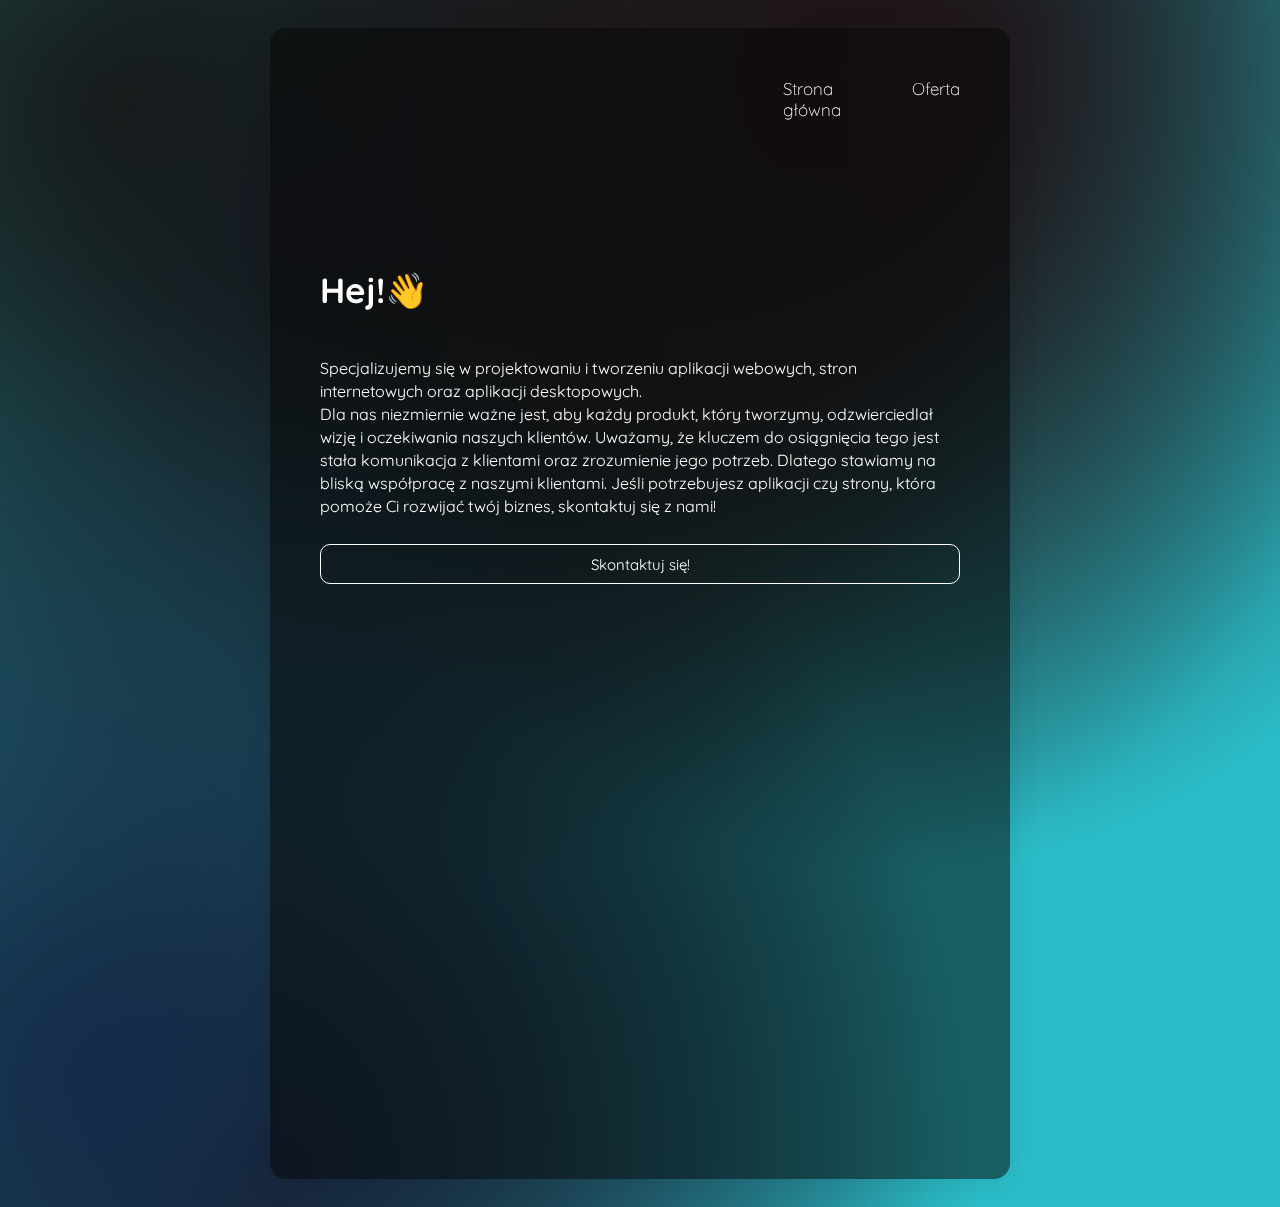
<file: index.html>
<!DOCTYPE html>
<html lang="pl">

<head>
    <meta charset="UTF-8">
    <meta name="viewport" content="width=device-width, initial-scale=1.0">
    <title>Stroyec | IT home</title>
    <link href="css/index.css" rel="stylesheet">
    <link rel="icon" href="images/favicon.png" type="image/x-icon">
</head>

<body>
    <div class="container">
        <div class="glass-container">
            <nav class="navbar">
                <div class="logo">
                    <a href="index.html">Stroyec - we make IT happen</a>
                </div>
                <ul class="nav-links">
                    <li class="nav-link"><a href="./index.html">Strona główna</a></li>
                    <li class="nav-link"><a href="offer.html">Oferta</a></li>
                </ul>
            </nav>
            <div class="content">
                <div class="main">
                    <h2>Hej!👋</h2>
                    <p>Specjalizujemy się w projektowaniu i tworzeniu aplikacji webowych, stron internetowych oraz aplikacji desktopowych.
                        <br>
                        Dla nas niezmiernie ważne jest, aby każdy produkt, który tworzymy, odzwierciedlał wizję i oczekiwania naszych klientów. Uważamy, że kluczem do osiągnięcia tego jest stała komunikacja z klientami oraz zrozumienie jego potrzeb. Dlatego stawiamy na bliską współpracę z naszymi klientami. Jeśli potrzebujesz aplikacji czy strony, która pomoże Ci rozwijać twój biznes, skontaktuj się z nami!
                    </p>
                    <a href="contact.html">
                    <button>Skontaktuj się!</button>
                    </a>
                </div>
                <div class="image-wrapper">
                    <img src="images/index/make-it-happen.png">
                </div>
            </div>
        </div>
    </div>
</body>

</html>
</file>
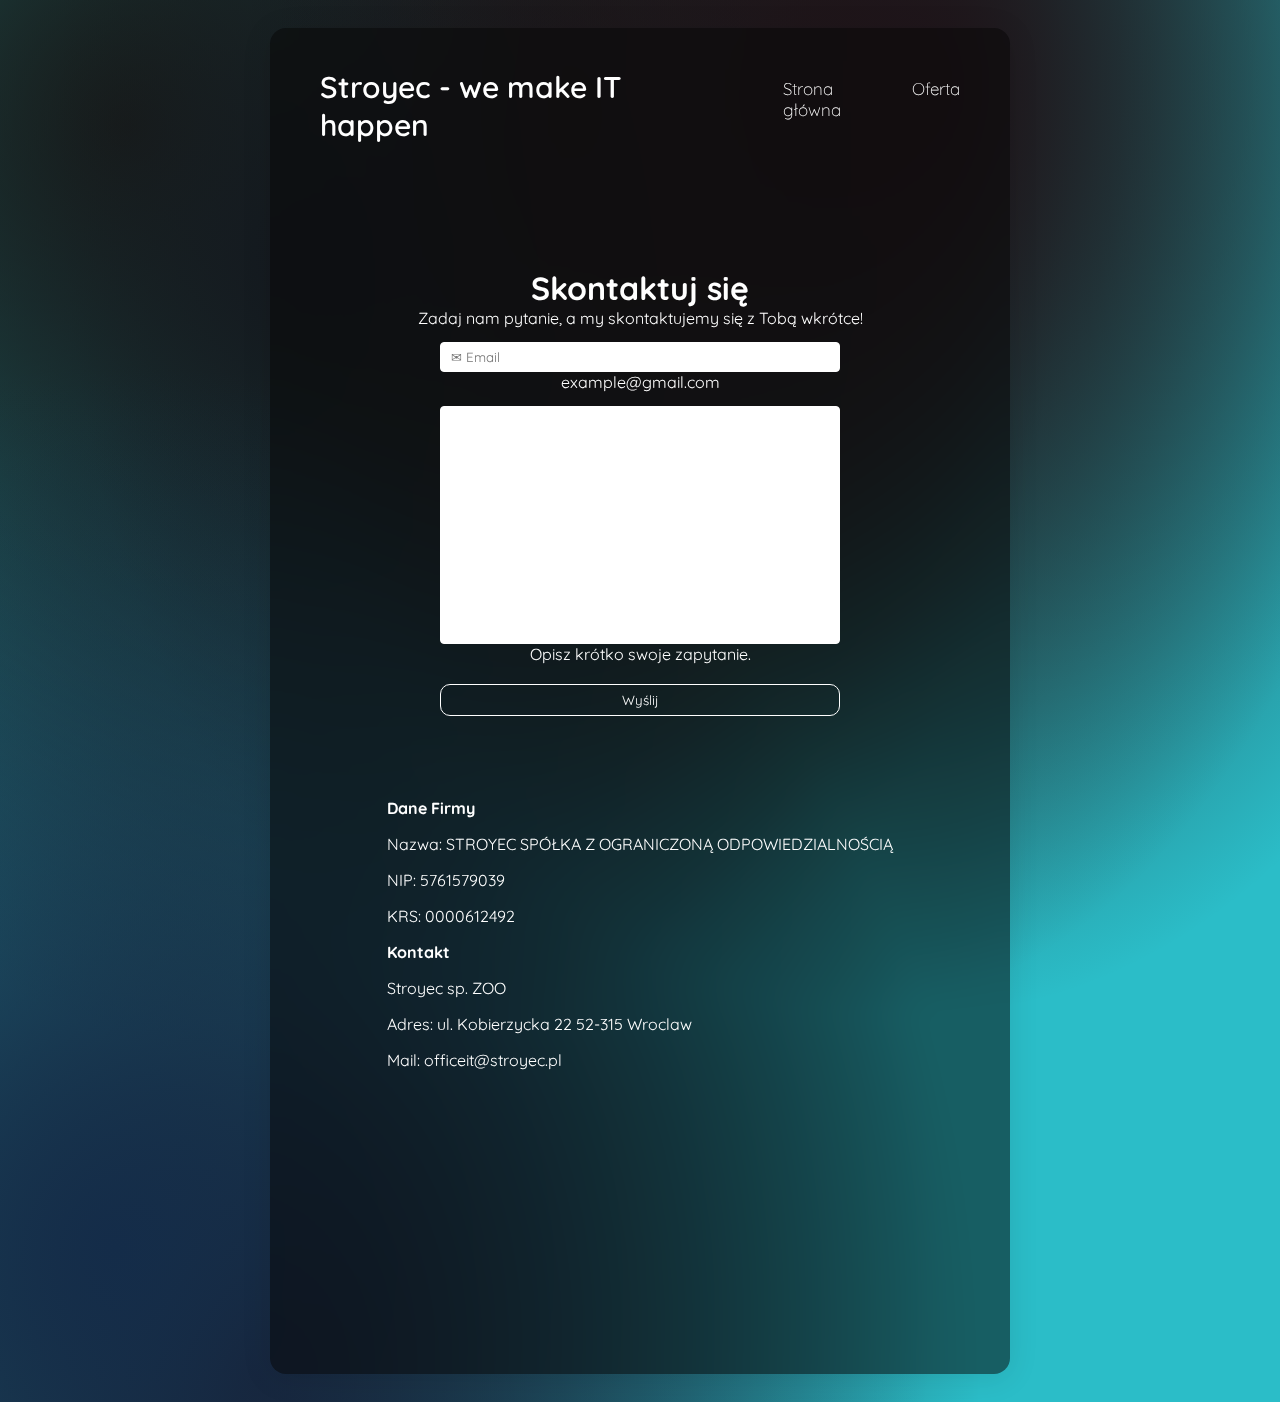
<file: contact.html>
<!DOCTYPE html>
<html lang="pl">

<head>
    <meta charset="UTF-8">
    <meta name="viewport" content="width=device-width, initial-scale=1.0">
    <title>Stroyec | IT contact</title>
    <link href="css/contact.css" rel="stylesheet">
    <link rel="icon" href="images/favicon.png" type="image/x-icon">
</head>

<body>
    <div class="container">
        <div class="glass-container">
            <nav class="navbar clearfix">
                <div class="logo">
                    <a href="index.html">Stroyec - we make IT happen</a>
                </div>
                <ul class="nav-links">
                    <li class="nav-link"><a href="index.html">Strona główna</a></li>
                    <li class="nav-link"><a href="offer.html">Oferta</a></li>
                </ul>
            </nav>
            <div class="content">
                <div class="main">
                    <div id="mainContent">
                        <h1>Skontaktuj się</h1>
                        <div class="subHeader">Zadaj nam pytanie, a my skontaktujemy się z Tobą wkrótce!</div>
                        <form action="sendmail.php" method="post" id="contactForm">
                            <div class="form-sub-label-container">
                                <input spellcheck="false" id="input_1" name="email" placeholder="✉ Email" required>
                                <label for="input_1" class="form-sub-label">example@gmail.com</label>
                            </div>
                            <div class="form-container">
                                <textarea spellcheck="false" class="form-textarea" id="input_2" name="message"
                                    required></textarea>
                                <label for="input_2" class="form-container-label">Opisz krótko swoje zapytanie.</label>
                            </div>
                            <button class="form-button" type="submit">Wyślij</button>
                        </form>
                    </div>
                    <div class="succes">
                        Success!👍
                    </div>
                </div>
                <script>
                    document.getElementById('contactForm').addEventListener('submit', function (event) {
                        event.preventDefault();

                        var formData = new FormData(this);

                        fetch('sendmail.php', {
                            method: 'POST',
                            body: formData
                        })
                            .then(response => {
                                if (response.ok) {
                                    return response.text();
                                }
                                throw new Error('Network response was not ok.');
                            })
                            .then(data => {
                                console.log(data);  // tutaj możesz wyświetlić odpowiedź z serwera, jeśli potrzebujesz
                                hideMainContent();
                            })
                            .catch(error => {
                                console.error('Error:', error);
                            });
                    });

                    function hideMainContent() {
                        console.log("Form was submitted!");
                        var mainDivContent = document.getElementById('mainContent');
                        var successImage = document.querySelector('.succes');

                        if (mainDivContent && successImage) {
                            mainDivContent.style.opacity = '0';
                            setTimeout(() => {
                                mainDivContent.style.display = 'none';
                                successImage.style.display = 'block';
                                setTimeout(() => {
                                    successImage.style.opacity = '1';
                                }, 50);
                            }, 300);
                        }
                    }

                </script>
                <div class="test">
                    <p class="topic">Dane Firmy</p>
                    <p>Nazwa: STROYEC SPÓŁKA Z OGRANICZONĄ ODPOWIEDZIALNOŚCIĄ</p>
                    <p>NIP: 5761579039</p>
                    <p>KRS: 0000612492</p>

                    <p class="topic">Kontakt</p>
                    <p>Stroyec sp. ZOO</p>
                    <p>Adres: ul. Kobierzycka 22 52-315 Wroclaw </p>
                    <p>Mail: officeit@stroyec.pl</p>
                    <aside>
                        <iframe class="custom-iframe"
                            src="https://www.google.com/maps/embed?pb=!1m18!1m12!1m3!1d2507.86193132118!2d16.984865376987266!3d51.055637143605004!2m3!1f0!2f0!3f0!3m2!1i1024!2i768!4f13.1!3m3!1m2!1s0x470fc3c197b4d589%3A0xe472bcb81cef812d!2sKobierzycka%2022%2C%2052-315%20Wroc%C5%82aw!5e0!3m2!1spl!2spl!4v1697702316245!5m2!1spl!2spl">
                    </aside>
                </div>
            </div>
        </div>
    </div>
</body>

</html>
</file>
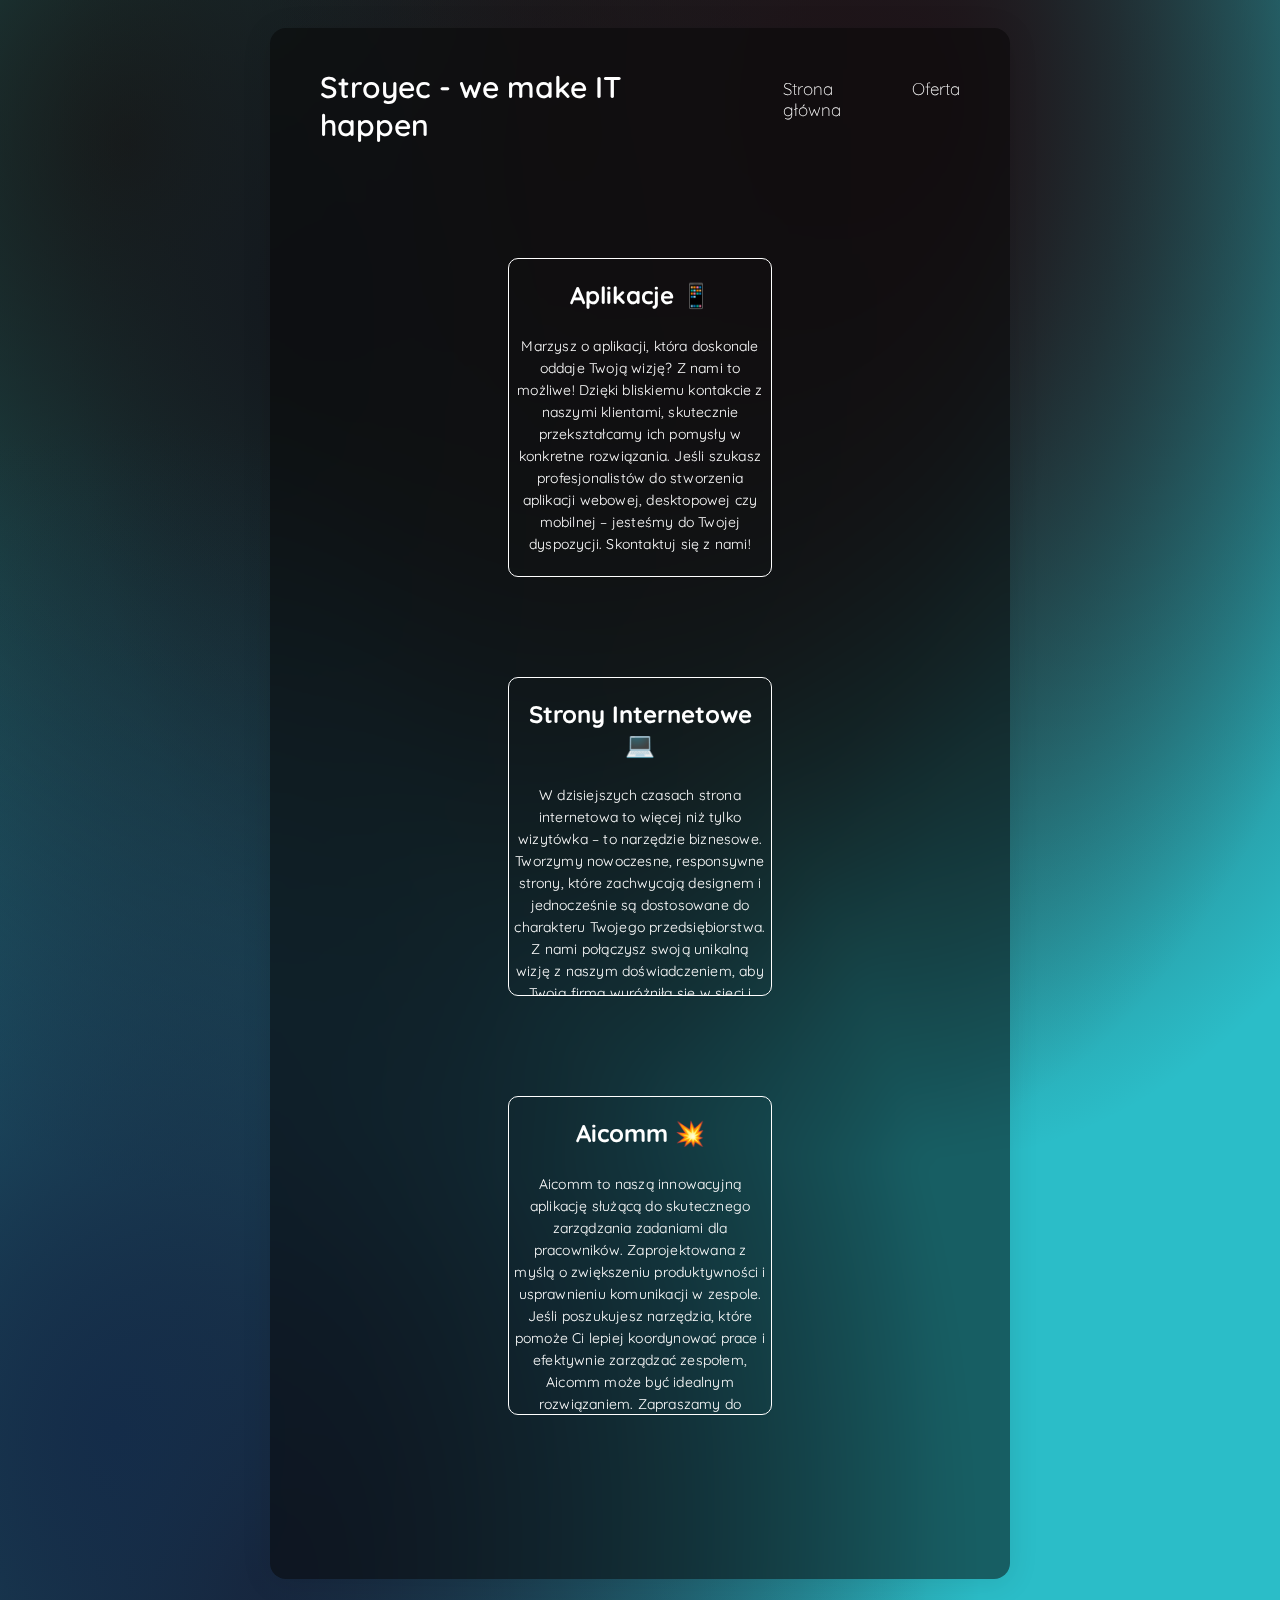
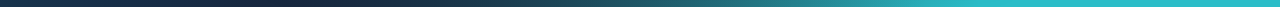
<file: offer.html>
<!DOCTYPE html>
<html lang="pl">

<head>
    <meta charset="UTF-8">
    <meta name="viewport" content="width=device-width, initial-scale=1.0">
    <title>Stroyec | IT offer</title>
    <link href="css/offer.css" rel="stylesheet">
    <link rel="icon" href="images/favicon.png" type="image/x-icon">
</head>

<body>
    <div class="container">
        <div class="glass-container">
            <nav class="navbar">
                <div class="logo">
                    <a href="index.html">Stroyec - we make IT happen</a>
                </div>
                <ul class="nav-links">
                    <li class="nav-link"><a href="index.html">Strona główna</a></li>
                    <li class="nav-link"><a href="offer.html">Oferta</a></li>
                </ul>
            </nav>
            <div class="content">
                <div class="content-offers">
                    <h2>Aplikacje 📱</h2>
                    <p>Marzysz o aplikacji, która doskonale oddaje Twoją wizję? Z nami to możliwe! Dzięki bliskiemu
                        kontakcie z naszymi klientami, skutecznie przekształcamy ich pomysły w konkretne rozwiązania.
                        Jeśli szukasz profesjonalistów do stworzenia aplikacji webowej, desktopowej czy mobilnej –
                        jesteśmy do Twojej dyspozycji. Skontaktuj się z nami!</p>
                </div>
                <div class="content-offers">
                    <h2 id="website">Strony Internetowe</h2>
                    <h2 id="websiteIcon">
                        💻
                    </h2>
                    <p>W dzisiejszych czasach strona internetowa to więcej niż tylko wizytówka – to narzędzie biznesowe.
                        Tworzymy nowoczesne, responsywne strony, które zachwycają designem i jednocześnie są dostosowane
                        do charakteru Twojego przedsiębiorstwa. Z nami połączysz swoją unikalną wizję z naszym
                        doświadczeniem, aby Twoja firma wyróżniła się w sieci i zdobywała nowych klientów. Daj się
                        zauważyć z nami!</p>
                </div>
                <div class="content-offers">
                    <h2>Aicomm 💥</h2>
                    <p>Aicomm to naszą innowacyjną aplikację służącą do skutecznego zarządzania zadaniami dla
                        pracowników. Zaprojektowana z myślą o zwiększeniu produktywności i usprawnieniu komunikacji w
                        zespole. Jeśli poszukujesz narzędzia, które pomoże Ci lepiej koordynować prace i efektywnie
                        zarządzać zespołem, Aicomm może być idealnym rozwiązaniem. Zapraszamy do kontaktu z nami, aby
                        dowiedzieć się więcej i przekonać się o korzyściach płynących z wdrożenia naszej aplikacji w
                        Twojej organizacji.</p>
                </div>
            </div>
        </div>
    </div>
</body>

</html>
</file>
<file: css/index.css>
@import url('https://fonts.googleapis.com/css2?family=Quicksand:wght@300;400;500;600;700&display=swap');

* {
	font-family: 'Quicksand', sans-serif;
}

a {
	text-decoration: none;
	color: #fff;
}

body {
	color: #fff;
	background-color: #2bbdc8;
	background-image: radial-gradient(at 9% 89%, rgb(20, 44, 73) 0px, transparent 50%),
		radial-gradient(at 72% 6%, hsla(331, 20%, 10%, 1) 0px, transparent 50%),
		radial-gradient(at 24% 19%, rgb(20, 25, 31) 0px, transparent 50%),
		radial-gradient(at 65% 6%, hsla(6, 20%, 10%, 1) 0px, transparent 50%),
		radial-gradient(at 20% 98%, hsla(316, 20%, 10%, 1) 0px, transparent 50%),
		radial-gradient(at 44% 9%, hsla(40, 20%, 10%, 1) 0px, transparent 50%),
		radial-gradient(at 10% 9%, hsla(76, 20%, 10%, 1) 0px, transparent 50%);
	min-height: 100vh;
}

.container {
	display: flex;
	justify-content: center;
	align-items: center;
	height: 93vh;
}

.glass-container {
	display: flex;
	flex-direction: column;
	width: 50vw;
	height: 63vh;
	background: rgba(5, 6, 6, 0.517);
	padding: 50px;
	border-radius: 16px;
	box-shadow: 0 4px 30px rgba(0, 0, 0, 0.1);
	backdrop-filter: blur(11.6px);
	-webkit-backdrop-filter: blur(11.6px);
	animation: slideDown 0.5s ease-out forwards;
}

.logo {
	display: inline-block;
	font-size: 30px;
	font-weight: 600;
	margin-top: -10px;
	transform: translateX(-100%);
	animation: slideFromLeft 1.2s 0.4s forwards;
	opacity: 0;
}

ul.nav-links {
	margin: 0;
	float: right;
	display: flex;
	list-style: none;
}

li.nav-link a {
	display: inline-block;
	text-decoration: none;
	color: white;
	transition: color 0.3s ease, transform 0.3s ease;
}

li.nav-link a:hover {
	text-decoration: none;
	color: #629cff;
	transform: scale(1.1);
	transition: color 0.3s ease;
}

li.nav-link {
	display: inline-block;
	margin-left: 30px;
	font-size: 17px;
	font-weight: 300;
}

.content {
	margin-top: 85px;
	display: flex;
	align-items: start;
	width: 100%;
	height: 100vh;
}

.main {
	margin-top: 10px;
	display: inline-block;
	padding-right: 50px;
	padding-left: 20px;
	padding-top: 20px;
	padding-bottom: 20px;
	height: 38.4vh;
}

.main h2 {
	font-size: 35px;
}

.main p {
	font-size: 16px;
	line-height: 23px;
}

button {
	margin-top: 10px;
	width: 100%;
	height: 40px;
	font-size: 15px;
	color: #fff;
	background-color: transparent;
	border: 1px solid #fff;
	border-radius: 10px;
	cursor: pointer;
	transition: all 0.3s ease;
}

button:hover {
	border-color: #2668db;
	background-color: #2668db;
}

.image-wrapper {
	display: flex;
	position: relative;
	transform: translateX(100%);
	animation: slideFromRight 1s 0.9s forwards;
	opacity: 0;
}

.image-wrapper img {
	max-width: 400px;
}


@media screen and (max-width: 1635px) {
	.container {
		height: auto;
	}

	.glass-container {
		height: auto;
		margin-top: 20px;
		margin-bottom: 20px;
	}

	.navbar {
		display: flex;
		justify-content: space-between;
		align-items: start;
	}

	.content {
		flex-direction: column;
		align-items: center;
	}

	.main {
		display: flex;
		flex-direction: column;
		padding: 20px;
		height: auto;
		padding: 0;
		margin-bottom: 15vh;
	}

	.image-wrapper {
		display: flex;
		justify-content: space-between;
		align-items: center;
	}
	.image-wrapper img {
		max-width: 300px;
	}
}

@media screen and (max-width: 906px) {
	.image-wrapper img {
		max-width: 200px;
	}
}


@media screen and (max-width: 720px) {
	.logo {
		font-size: 20px;
	}

	
	.glass-container {
		width: 65vh;
	}

	.main h2 {
		font-size: 25px;
	}

	.main p {
		font-size: 13px;
	}

	.image-wrapper img {
		max-width: 250px;
	}

}

@media screen and (max-width: 609px) {
	.logo {
		font-size: 15px;
	}

}

@media screen and (max-width: 468px) {

	.main {
		margin-bottom: 10vh;
	}

	.image-wrapper img {
		max-width: 150px;
	}
}

@media screen and (max-width: 374px) {

	.main {
		margin-bottom: 2vh;
	}
}

@keyframes slideDown {
	0% {
		transform: translateY(-100%);
		opacity: 0;
	}
	100% {
		transform: translateY(0);
		opacity: 1;
	}
}

@keyframes slideFromLeft {
	0% {
		transform: translateX(-100%);
		opacity: 0;
	}
	100% {
		transform: translateX(0);
		opacity: 1;
	}
}

@keyframes slideFromRight {
	0% {
		transform: translateX(100%);
		opacity: 0;
	}
	100% {
		transform: translateX(0);
		opacity: 1;
	}
}

@media screen and (max-width: 385px) {
	.content {
		justify-content: space-between;
	}
}
</file>
<file: css/contact.css>
@import url('https://fonts.googleapis.com/css2?family=Quicksand:wght@300;400;500;600;700&display=swap');

* {
	font-family: 'Quicksand', sans-serif;
}

a {
	text-decoration: none;
	color: #fff;
}

body {
	color: #fff;
	background-color: #2bbdc8;
	background-image: radial-gradient(at 9% 89%, rgb(20, 44, 73) 0px, transparent 50%),
		radial-gradient(at 72% 6%, hsla(331, 20%, 10%, 1) 0px, transparent 50%),
		radial-gradient(at 24% 19%, rgb(20, 25, 31) 0px, transparent 50%),
		radial-gradient(at 65% 6%, hsla(6, 20%, 10%, 1) 0px, transparent 50%),
		radial-gradient(at 20% 98%, hsla(316, 20%, 10%, 1) 0px, transparent 50%),
		radial-gradient(at 44% 9%, hsla(40, 20%, 10%, 1) 0px, transparent 50%),
		radial-gradient(at 10% 9%, hsla(76, 20%, 10%, 1) 0px, transparent 50%);
	min-height: 100vh;
}

.container {
	display: flex;
	justify-content: center;
	align-items: center;
	height: 93vh;
}

.glass-container {
	display: flex;
	flex-direction: column;
	width: 50vw;
	height: 63vh;
	background: rgba(5, 6, 6, 0.517);
	padding: 50px;
	border-radius: 16px;
	box-shadow: 0 4px 30px rgba(0, 0, 0, 0.1);
	backdrop-filter: blur(11.6px);
	-webkit-backdrop-filter: blur(11.6px);
	will-change: transform, opacity;
	animation: slideDown 0.5s ease-out forwards;
}

.logo {
	display: inline-block;
	font-size: 30px;
	font-weight: 600;
	margin-top: -10px;
}

ul.nav-links {
	margin: 0;
	float: right;
	display: flex;
	list-style: none;
}

li.nav-link {
	display: inline-block;
	margin-left: 30px;
	font-size: 17px;
	font-weight: 300;
}

li.nav-link a {
	display: inline-block;
	text-decoration: none;
	color: white;
	transition: color 0.3s ease, transform 0.3s ease;
}

li.nav-link a:hover {
	text-decoration: none;
	color: #629cff;
	transform: scale(1.1);
	transition: color 0.3s ease;
}

.content {
	margin-top: 15px;
	display: flex;
	width: 100%;
	justify-content: space-between;
}

.main {
	margin-top: 14px;
	position: relative;
	display: flex;
	justify-content: center;
	flex-direction: column;
	align-items: center;
	padding: 20px;
	text-align: center;
	overflow: visible;
	background-size: cover;
	background-repeat: no-repeat;
	background-position: center;
	transition: background-image 0.5s ease;
}

.main h1 {
	margin: 0;
}

.form-sub-label-container {
	display: flex;
	flex-direction: column;
	width: 90%;
	margin: 1.5vh auto;
	height: auto;
}

.form-sub-label-container img {
	width: 5px;
}

input {
	height: 2.5vh;
	border: 1px solid rgb(255, 255, 255);
	border-radius: 4px;
	padding: 3px 10px;
}

input:focus {
	outline: none;
}

.form-container {
	display: flex;
	flex-direction: column;
	width: 90%;
	margin: 0.3vh auto;
	height: auto;
}

.form-textarea {
	height: 24vh;
	padding: 10px;
	outline: none;
	border: 1px solid rgb(255, 255, 255);
	resize: none;
	border-radius: 4px;
}

.form-button {
	width: 90%;
	margin-top: 2vh;
	height: 3.5vh;
	color: #fff;
	background-color: transparent;
	border: 1px solid #fff;
	border-radius: 10px;
	cursor: pointer;
	transition: all 0.3s ease;
}

.form-button:hover {
	border-color: #2668db;
	background-color: #2668db;
}

.image-wrapper {
	display: flex;
	margin-top: 5vh;
	position: relative;
}

.image-wrapper img {
	max-width: 500px;
}

.attrebute {
	position: absolute;
	bottom: 20px;
	right: 0;
	font-size: 12px;
}

.success-overlay {
	position: absolute;
	top: 0;
	left: 0;
	width: 100%;
	height: 100%;
	background-color: rgba(0, 0, 0, 0.7);
	color: #fff;
	display: flex;
	justify-content: center;
	align-items: center;
	font-size: 2em;
	z-index: 1000;
	opacity: 0;
	visibility: hidden;
	transition: opacity 0.3s, visibility 0.3s;
}

.custom-iframe {
	width: 100%;
	border: 0;
	margin-top: 20px;
	border-radius: 10px;
}
.test {
	margin-top: 20px;
	text-align: left;
}

.topic {
	margin-left: 0px;
	font-weight: bold;
	text-align: justify;
}

#mainContent {
	transition: all 0.5s ease;
	opacity: 1;
	transform: translateY(0);
}

#mainContent.hide {
	opacity: 0;
	transform: translateY(-100%);
}

.succes {
	font-size: 35px;
	letter-spacing: 2px;
	font-weight: bold;
	position: absolute;
	left: 10vh;
	opacity: 0;
}

@media screen and (max-width: 1635px) {
	.main {
		min-height: 500px;
		height: auto;
	}

	.succes {
		font-size: 35px;
		letter-spacing: 2px;
		font-weight: bold;
		position: absolute;
		left: -7vh;
		opacity: 0;
	}

	.container {
		height: auto;
	}

	.glass-container {
		margin-top: 20px;
		margin-bottom: 20px;
		height: auto;
	}

	.navbar {
		display: flex;
		justify-content: space-between;
		align-items: start;
	}

	.content {
		display: flex;
		flex-direction: column;
		align-items: center;
		margin: 10% 0;
	}

	.main {
		display: flex;
		flex-direction: column;
		padding: 20px;
		transition: transform 0.5s ease-out;
		z-index: 1000;
	}

	.image-wrapper {
		justify-content: space-between;
	}

	.image-wrapper img {
		max-width: 100px;
	}

	.main img {
		margin-left: 0px;
	}
}

@media screen and (max-width: 720px) {
	.logo {
		font-size: 20px;
	}

	.main img {
		margin-left: 0px;
	}

	.glass-container {
		width: 65vh;
	}
}

@media screen and (max-width: 609px) {
	.glass-container {
		width: 100%;
	}

	.logo {
		font-size: 15px;
	}

	.main img {
		margin-left: 0px;
	}
}

@keyframes slideDown {
	0% {
		transform: translateY(-100%);
		opacity: 0;
	}
	100% {
		transform: translateY(0);
		opacity: 1;
	}
}
.clearfix::after {
	content: '';
	display: table;
	clear: both;
}
</file>
<file: css/offer.css>
@import url('https://fonts.googleapis.com/css2?family=Quicksand:wght@300;400;500;600;700&display=swap');

* {
	font-family: 'Quicksand', sans-serif;
}

a {
	text-decoration: none;
	color: #fff;
}

body {
	color: #fff;
	background-color: #2bbdc8;
	background-image: radial-gradient(at 9% 89%, rgb(20, 44, 73) 0px, transparent 50%),
		radial-gradient(at 72% 6%, hsla(331, 20%, 10%, 1) 0px, transparent 50%),
		radial-gradient(at 24% 19%, rgb(20, 25, 31) 0px, transparent 50%),
		radial-gradient(at 65% 6%, hsla(6, 20%, 10%, 1) 0px, transparent 50%),
		radial-gradient(at 20% 98%, hsla(316, 20%, 10%, 1) 0px, transparent 50%),
		radial-gradient(at 44% 9%, hsla(40, 20%, 10%, 1) 0px, transparent 50%),
		radial-gradient(at 10% 9%, hsla(76, 20%, 10%, 1) 0px, transparent 50%);
	min-height: 100vh;
}

.container {
	display: flex;
	justify-content: center;
	align-items: center;
	height: 93vh;
}

.glass-container {
	display: flex;
	flex-direction: column;
	width: 50vw;
	height: 63vh;
	background: rgba(5, 6, 6, 0.517);
	padding: 50px;
	border-radius: 16px;
	box-shadow: 0 4px 30px rgba(0, 0, 0, 0.1);
	backdrop-filter: blur(11.6px);
	-webkit-backdrop-filter: blur(11.6px);
	animation: slideDown 0.5s ease-out forwards;
}

.logo {
	display: inline-block;
	font-size: 30px;
	font-weight: 600;
	margin-top: -10px;
}

ul.nav-links {
	margin: 0;
	float: right;
	display: flex;
	list-style: none;
}

li.nav-link {
	display: inline-block;
	margin-left: 30px;
	font-size: 17px;
	font-weight: 300;
}
li.nav-link a {
	display: inline-block;
	text-decoration: none;
	color: white;
	transition: color 0.3s ease, transform 0.3s ease;
}

li.nav-link a:hover {
	text-decoration: none;
	color: #629cff;
	transform: scale(1.1);
	transition: color 0.3s ease;
}

.content {
	display: flex;
	width: 100%;
	height: 100%;
	justify-content: space-around;
	align-items: center;
}

.content-offers {
	display: flex;
	flex-direction: column;
	align-items: center;
	border: 1px solid #fff;
	height: 60%;
	width: 30%;
	color: #fff;
	background-color: transparent;
	border-radius: 10px;
	cursor: pointer;
	transition: all 0.4s ease;
	padding: 1px 3px;
	overflow: auto;
	margin-left: 1vw;
	margin-right: 1vw;
}

.content-offers::-webkit-scrollbar {
	width: 8px;
}

.content-offers::-webkit-scrollbar-thumb {
	background: linear-gradient(transparent, #2243c9);
	border-radius: 6px;
}

.content-offers::-webkit-scrollbar-thumb:hover {
	background: linear-gradient(transparent, #00c6ff);
}

#website {
	margin-bottom: 0;
	text-align: center;
}

#websiteIcon {
	margin-top: 0;
	text-align: center;
}

.content-offers:hover {
	border-color: #2668db;
	background-color: #58667d28;
	transform: scale(1.05);
}


.content-offers p {
	text-align: center;
	font-size: 14px;
	letter-spacing: 0.2px;
	line-height: 22px;
	margin: 5px 2px;
}


@media screen and (max-width: 1645px) {
	.container {
		height: auto;
	}

	.glass-container {
		height: auto;
		margin-top: 20px;
		margin-bottom: 20px;
	}

	.navbar {
		display: flex;
		justify-content: space-between;
		align-items: start;
	}

	.content {
		flex-direction: column;
		margin: 10% 0;
	}

	.content-offers {
		height: 35vh;
		width: 40%;
		margin: 50px 0;
		padding: 1px 3px;
	}


}

@media screen and (max-width: 1200px) {
	.content-offers {
		width: 45%;
		padding: 1px 15px;
	}
}



@media screen and (max-width: 720px) {
	.logo {
		font-size: 20px;
	}

	.glass-container {
		width: 65vh;
	}
}

@media screen and (max-width: 609px) {
	.logo {
		font-size: 15px;
	}

	.content-offers {
		width: 55%;
	}
}

@media screen and (max-width: 450px) {
	.content-offers {
		width: 70%;
	}
}

@keyframes slideDown {
	0% {
		transform: translateY(-100%); /* zaczyna się poza ekranem */
		opacity: 0; /* element jest niewidoczny na początku */
	}
	100% {
		transform: translateY(0); /* kończy na docelowej pozycji */
		opacity: 1; /* element jest w pełni widoczny */
	}
}
</file>
